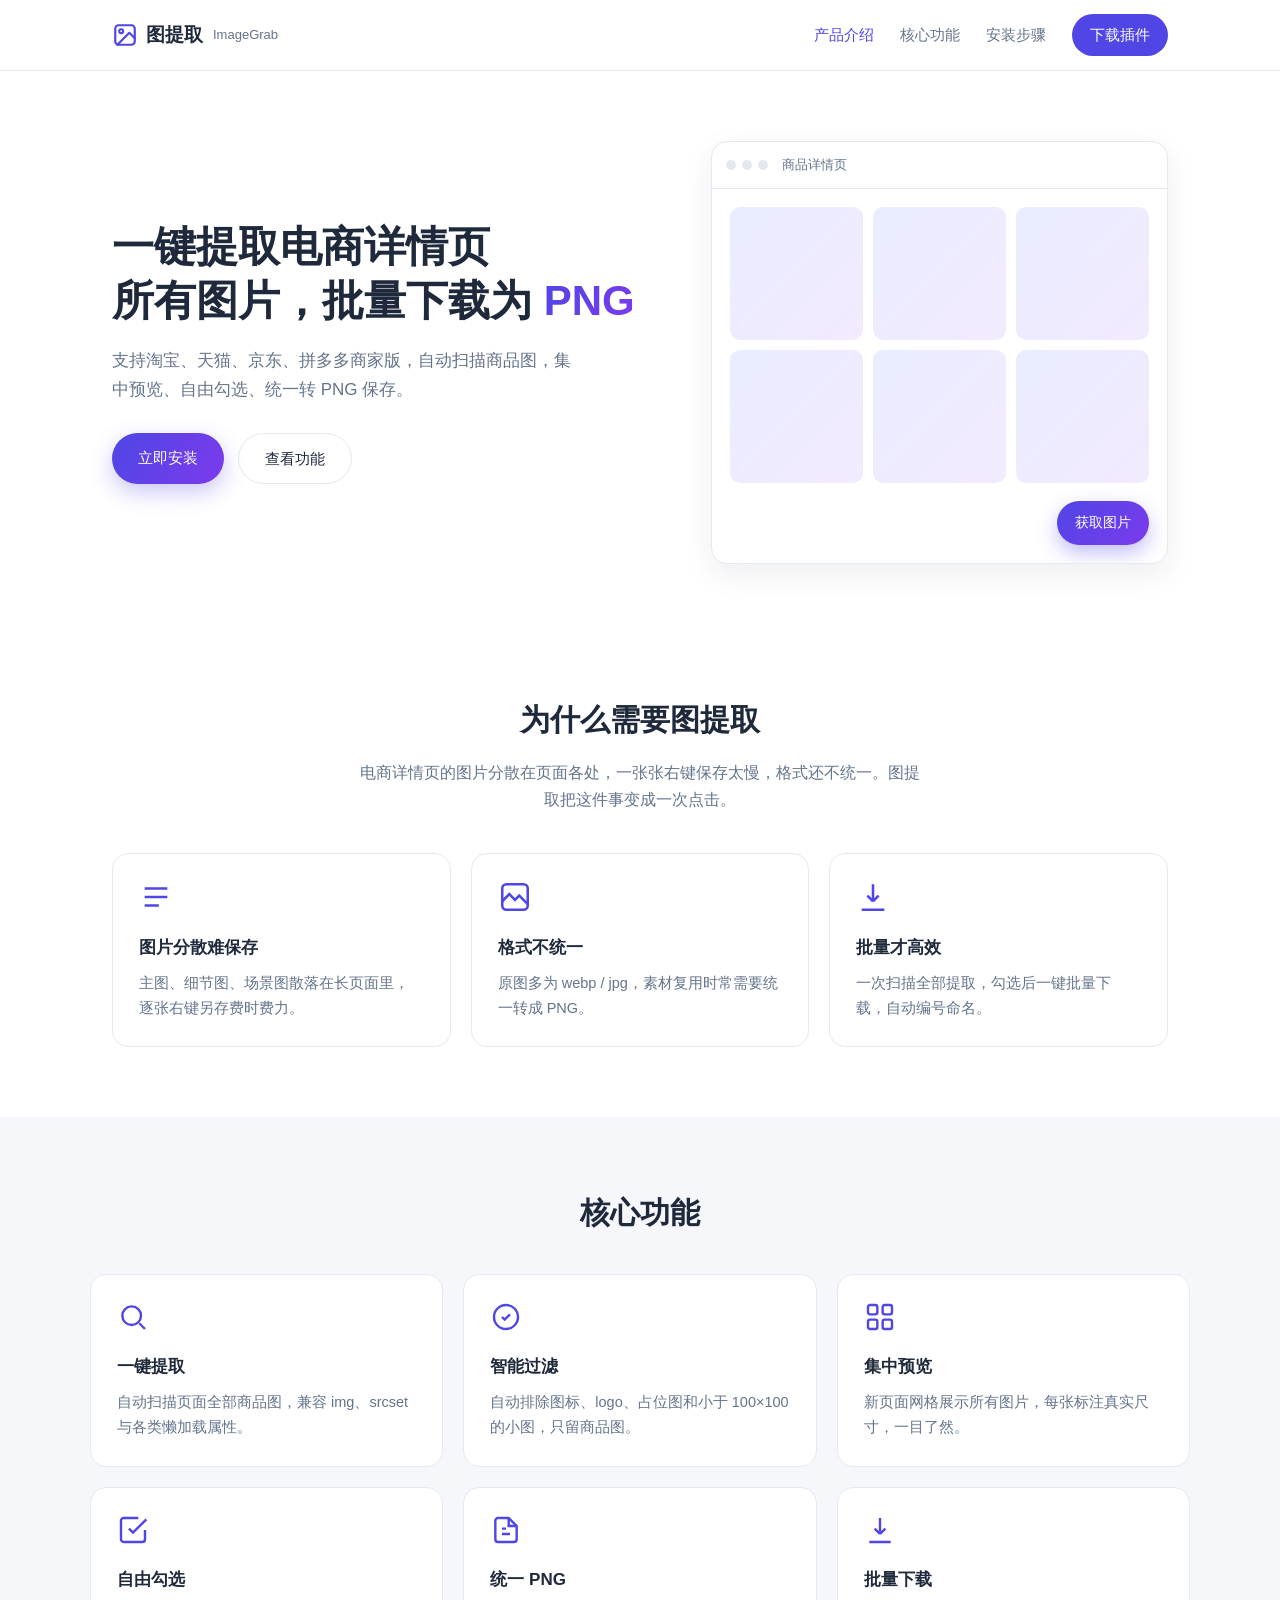
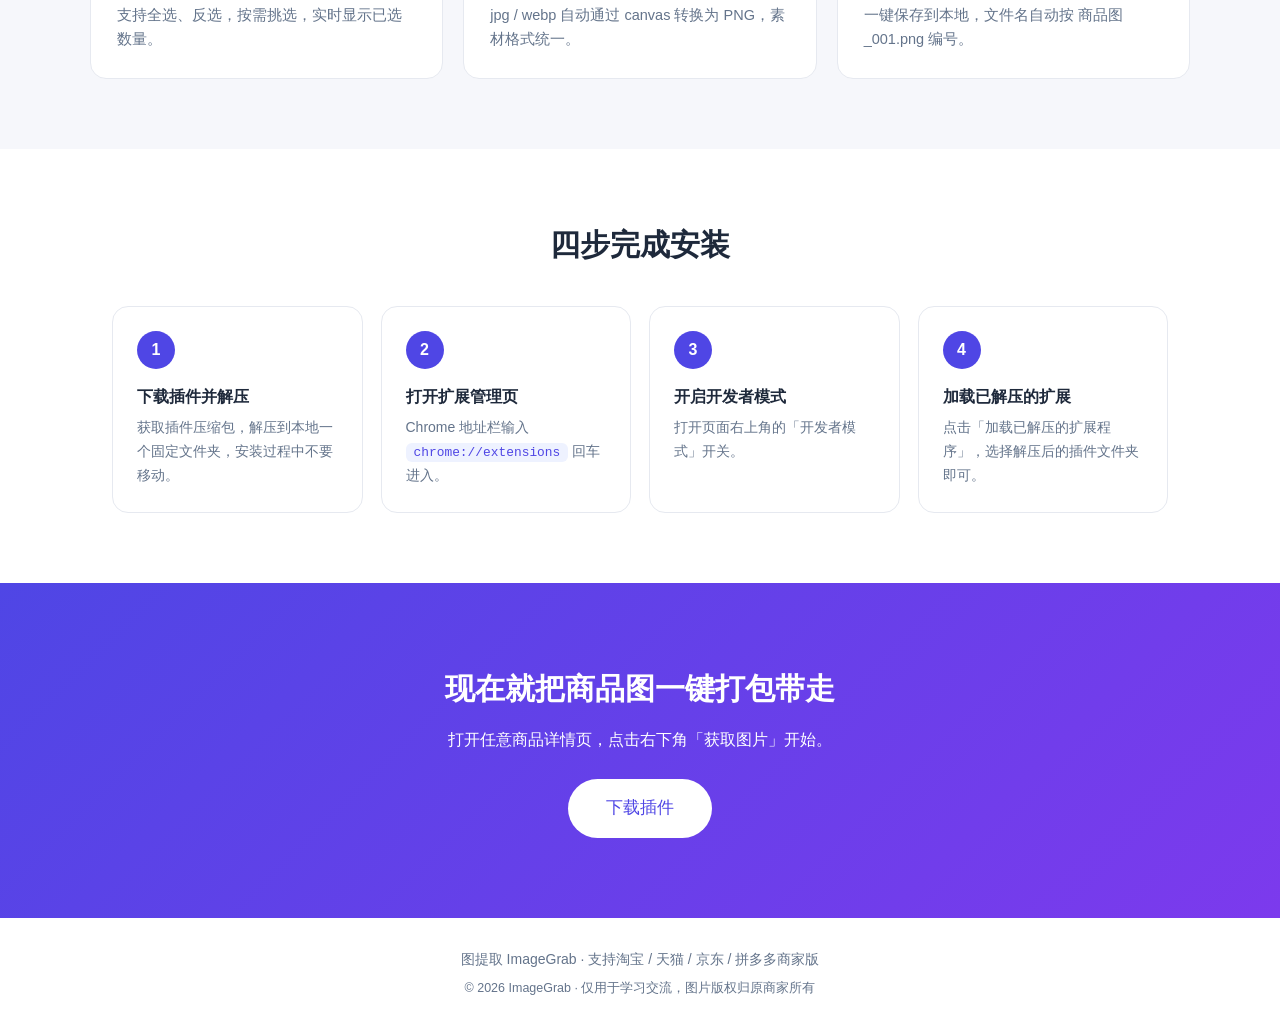
<file: docs/index.html>
<!DOCTYPE html>
<html lang="zh-CN">
<head>
<meta charset="UTF-8">
<meta name="viewport" content="width=device-width, initial-scale=1">
<title>图提取 ImageGrab - 电商图片一键批量下载插件</title>
<meta name="description" content="图提取 ImageGrab：一键提取淘宝、京东、拼多多商家版商品详情页所有图片，集中勾选，批量下载为 PNG。">
<link rel="icon" type="image/svg+xml" href="data:image/svg+xml,%3Csvg xmlns='http://www.w3.org/2000/svg' viewBox='0 0 64 64'%3E%3Crect width='64' height='64' rx='14' fill='%234f46e5'/%3E%3Crect x='14' y='14' width='36' height='36' rx='6' fill='none' stroke='white' stroke-width='3'/%3E%3Ccircle cx='24' cy='24' r='4' fill='white'/%3E%3Cpath d='M16 44l12-12 8 8 6-6 6 6' stroke='white' stroke-width='3' fill='none' stroke-linecap='round' stroke-linejoin='round'/%3E%3C/svg%3E">
<link rel="stylesheet" href="css/style.css">
</head>
<body>

<!-- ===== 顶部导航栏 ===== -->
<header class="nav" id="nav">
  <div class="nav-inner">
    <a class="brand" href="#top">
      <svg class="brand-icon" viewBox="0 0 24 24" fill="none" stroke="currentColor" stroke-width="2" stroke-linecap="round" stroke-linejoin="round">
        <rect x="3" y="3" width="18" height="18" rx="3"/><circle cx="8.5" cy="8.5" r="1.8"/><path d="M21 15l-5-5L5 21"/>
      </svg>
      <span>图提取</span><em>ImageGrab</em>
    </a>
    <nav class="nav-links" id="navLinks">
      <a href="#intro" data-spy="intro">产品介绍</a>
      <a href="#features" data-spy="features">核心功能</a>
      <a href="#install" data-spy="install">安装步骤</a>
      <a href="#download" class="nav-cta" data-spy="download">下载插件</a>
    </nav>
    <button class="hamburger" id="hamburger" aria-label="打开菜单">
      <span></span><span></span><span></span>
    </button>
  </div>
</header>

<main id="top">

  <!-- ===== Hero 首屏 ===== -->
  <section class="hero">
    <div class="hero-text reveal">
      <h1>一键提取电商详情页<br>所有图片，批量下载为 <span class="hl">PNG</span></h1>
      <p class="sub">支持淘宝、天猫、京东、拼多多商家版，自动扫描商品图，集中预览、自由勾选、统一转 PNG 保存。</p>
      <div class="hero-btns">
        <a href="#download" class="btn primary">立即安装</a>
        <a href="#features" class="btn ghost">查看功能</a>
      </div>
    </div>
    <!-- 纯 CSS/SVG 绘制的插件界面示意 -->
    <div class="hero-mock reveal" aria-hidden="true">
      <div class="mock-window">
        <div class="mock-bar"><i></i><i></i><i></i><span>商品详情页</span></div>
        <div class="mock-gallery">
          <div class="mock-cell"></div><div class="mock-cell"></div><div class="mock-cell"></div>
          <div class="mock-cell"></div><div class="mock-cell"></div><div class="mock-cell"></div>
        </div>
        <div class="mock-fab">获取图片</div>
      </div>
    </div>
  </section>

  <!-- ===== 产品介绍 ===== -->
  <section class="section" id="intro">
    <h2 class="sec-title reveal">为什么需要图提取</h2>
    <p class="sec-desc reveal">电商详情页的图片分散在页面各处，一张张右键保存太慢，格式还不统一。图提取把这件事变成一次点击。</p>
    <div class="intro-cards">
      <div class="intro-card reveal">
        <svg viewBox="0 0 24 24" fill="none" stroke="currentColor" stroke-width="1.8"><path d="M4 6h16M4 12h16M4 18h10"/></svg>
        <h3>图片分散难保存</h3>
        <p>主图、细节图、场景图散落在长页面里，逐张右键另存费时费力。</p>
      </div>
      <div class="intro-card reveal">
        <svg viewBox="0 0 24 24" fill="none" stroke="currentColor" stroke-width="1.8"><rect x="3" y="3" width="18" height="18" rx="3"/><path d="M3 15l5-5 4 4 3-3 6 6"/></svg>
        <h3>格式不统一</h3>
        <p>原图多为 webp / jpg，素材复用时常需要统一转成 PNG。</p>
      </div>
      <div class="intro-card reveal">
        <svg viewBox="0 0 24 24" fill="none" stroke="currentColor" stroke-width="1.8"><path d="M12 3v12m0 0l-4-4m4 4l4-4M4 21h16"/></svg>
        <h3>批量才高效</h3>
        <p>一次扫描全部提取，勾选后一键批量下载，自动编号命名。</p>
      </div>
    </div>
  </section>

  <!-- ===== 核心功能 ===== -->
  <section class="section alt" id="features">
    <h2 class="sec-title reveal">核心功能</h2>
    <div class="feature-grid">
      <div class="feature-card reveal">
        <svg viewBox="0 0 24 24" fill="none" stroke="currentColor" stroke-width="1.8"><circle cx="11" cy="11" r="7"/><path d="M21 21l-4.3-4.3"/></svg>
        <h3>一键提取</h3>
        <p>自动扫描页面全部商品图，兼容 img、srcset 与各类懒加载属性。</p>
      </div>
      <div class="feature-card reveal">
        <svg viewBox="0 0 24 24" fill="none" stroke="currentColor" stroke-width="1.8"><path d="M9 12l2 2 4-4"/><circle cx="12" cy="12" r="9"/></svg>
        <h3>智能过滤</h3>
        <p>自动排除图标、logo、占位图和小于 100×100 的小图，只留商品图。</p>
      </div>
      <div class="feature-card reveal">
        <svg viewBox="0 0 24 24" fill="none" stroke="currentColor" stroke-width="1.8"><rect x="3" y="3" width="7" height="7" rx="1.5"/><rect x="14" y="3" width="7" height="7" rx="1.5"/><rect x="3" y="14" width="7" height="7" rx="1.5"/><rect x="14" y="14" width="7" height="7" rx="1.5"/></svg>
        <h3>集中预览</h3>
        <p>新页面网格展示所有图片，每张标注真实尺寸，一目了然。</p>
      </div>
      <div class="feature-card reveal">
        <svg viewBox="0 0 24 24" fill="none" stroke="currentColor" stroke-width="1.8"><path d="M9 11l3 3L22 4"/><path d="M21 12v7a2 2 0 01-2 2H5a2 2 0 01-2-2V5a2 2 0 012-2h11"/></svg>
        <h3>自由勾选</h3>
        <p>支持全选、反选，按需挑选，实时显示已选数量。</p>
      </div>
      <div class="feature-card reveal">
        <svg viewBox="0 0 24 24" fill="none" stroke="currentColor" stroke-width="1.8"><path d="M14 3H6a2 2 0 00-2 2v14a2 2 0 002 2h12a2 2 0 002-2V9z"/><path d="M14 3v6h6M9 15h6M9 11h3"/></svg>
        <h3>统一 PNG</h3>
        <p>jpg / webp 自动通过 canvas 转换为 PNG，素材格式统一。</p>
      </div>
      <div class="feature-card reveal">
        <svg viewBox="0 0 24 24" fill="none" stroke="currentColor" stroke-width="1.8"><path d="M12 3v12m0 0l-4-4m4 4l4-4M4 21h16"/></svg>
        <h3>批量下载</h3>
        <p>一键保存到本地，文件名自动按 商品图_001.png 编号。</p>
      </div>
    </div>
  </section>

  <!-- ===== 安装步骤 ===== -->
  <section class="section" id="install">
    <h2 class="sec-title reveal">四步完成安装</h2>
    <div class="steps">
      <div class="step reveal">
        <div class="step-no">1</div>
        <h3>下载插件并解压</h3>
        <p>获取插件压缩包，解压到本地一个固定文件夹，安装过程中不要移动。</p>
      </div>
      <div class="step reveal">
        <div class="step-no">2</div>
        <h3>打开扩展管理页</h3>
        <p>Chrome 地址栏输入 <code>chrome://extensions</code> 回车进入。</p>
      </div>
      <div class="step reveal">
        <div class="step-no">3</div>
        <h3>开启开发者模式</h3>
        <p>打开页面右上角的「开发者模式」开关。</p>
      </div>
      <div class="step reveal">
        <div class="step-no">4</div>
        <h3>加载已解压的扩展</h3>
        <p>点击「加载已解压的扩展程序」，选择解压后的插件文件夹即可。</p>
      </div>
    </div>
  </section>

  <!-- ===== 底部 CTA ===== -->
  <section class="cta" id="download">
    <h2 class="reveal">现在就把商品图一键打包带走</h2>
    <p class="reveal">打开任意商品详情页，点击右下角「获取图片」开始。</p>
    <a href="#install" class="btn primary lg reveal">下载插件</a>
  </section>
</main>

<footer class="footer">
  <p>图提取 ImageGrab · 支持淘宝 / 天猫 / 京东 / 拼多多商家版</p>
  <p class="muted">© 2026 ImageGrab · 仅用于学习交流，图片版权归原商家所有</p>
</footer>

<script src="js/main.js"></script>
</body>
</html>
</file>
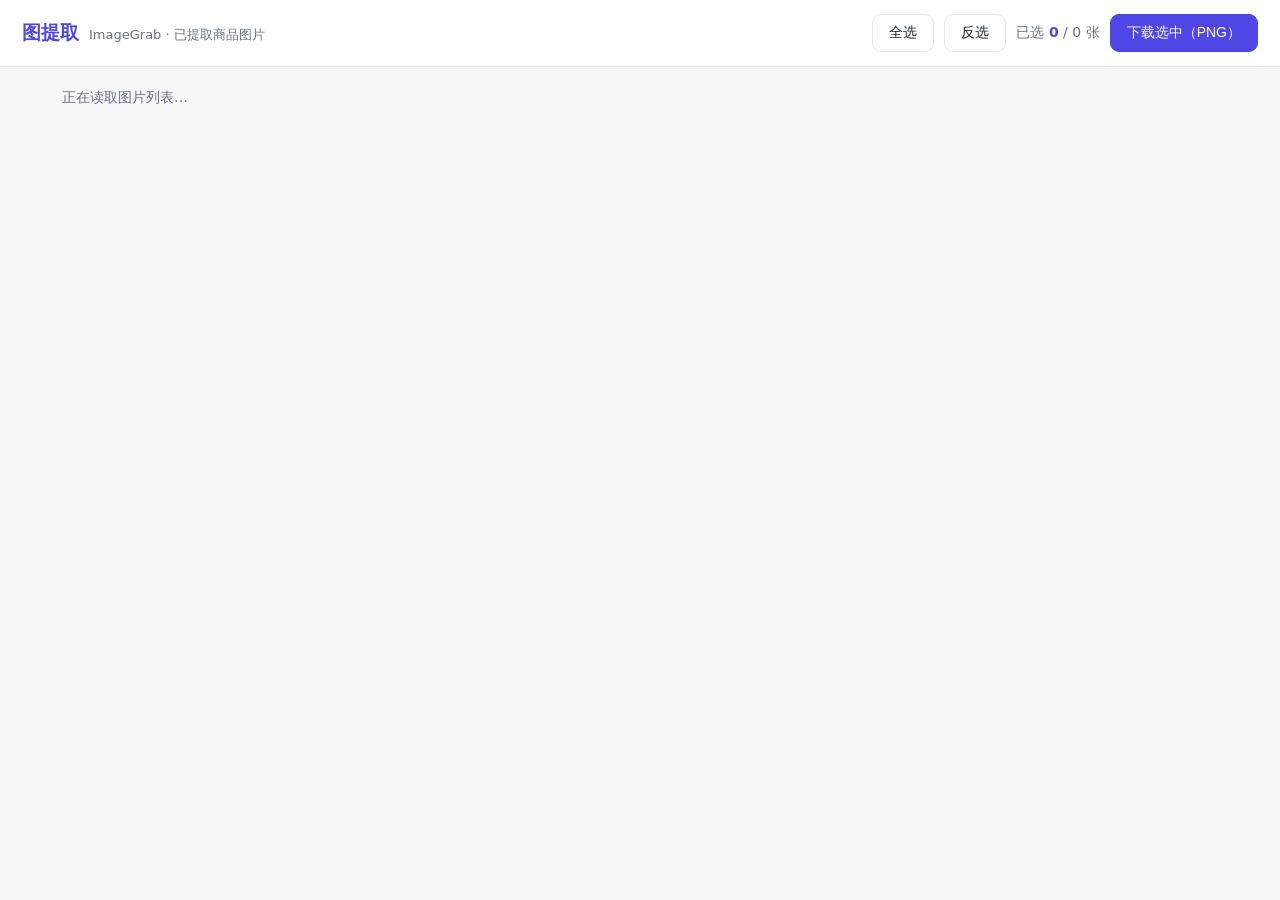
<file: gallery.html>
<!DOCTYPE html>
<html lang="zh-CN">
<head>
<meta charset="UTF-8">
<meta name="viewport" content="width=device-width, initial-scale=1">
<title>图提取 ImageGrab - 图片预览与下载</title>
<link rel="stylesheet" href="gallery.css">
</head>
<body>
  <header class="g-header">
    <div class="g-brand">
      <span class="g-logo">图提取</span>
      <span class="g-sub">ImageGrab · 已提取商品图片</span>
    </div>
    <div class="g-toolbar">
      <button class="g-btn" id="selectAll">全选</button>
      <button class="g-btn" id="invert">反选</button>
      <span class="g-count">已选 <b id="picked">0</b> / <span id="total">0</span> 张</span>
      <button class="g-btn primary" id="downloadBtn">下载选中（PNG）</button>
    </div>
  </header>

  <main class="g-main">
    <div class="g-status" id="status">正在读取图片列表…</div>
    <div class="g-grid" id="grid"></div>
  </main>

  <div class="g-toast" id="toast"></div>
  <script src="gallery.js"></script>
</body>
</html>
</file>
<file: docs/css/style.css>
/* ============================================================
 * 图提取 ImageGrab 官网样式
 * 主色调通过 :root 的 --primary 统一调整
 * ============================================================ */
:root{
  --primary:#4f46e5;
  --primary-2:#7c3aed;
  --primary-soft:#eef2ff;
  --ink:#1e293b;
  --soft:#64748b;
  --line:#e6e9f0;
  --bg:#ffffff;
  --bg-alt:#f6f7fb;
  --radius:16px;
  --shadow:0 10px 30px rgba(30,41,59,.08);
}
*{box-sizing:border-box;margin:0;padding:0}
html{scroll-behavior:smooth}
body{
  font-family:-apple-system,"PingFang SC","Microsoft YaHei",sans-serif;
  color:var(--ink);background:var(--bg);line-height:1.7;
}
a{text-decoration:none;color:inherit}
code{
  background:var(--primary-soft);color:var(--primary);
  padding:2px 8px;border-radius:6px;font-size:.92em;
}

/* ===== 导航 ===== */
.nav{
  position:sticky;top:0;z-index:50;
  background:rgba(255,255,255,.82);backdrop-filter:blur(12px);
  border-bottom:1px solid var(--line);
}
.nav-inner{
  max-width:1100px;margin:0 auto;padding:14px 22px;
  display:flex;align-items:center;justify-content:space-between;
}
.brand{display:flex;align-items:center;gap:8px;font-size:19px;font-weight:700}
.brand-icon{width:26px;height:26px;color:var(--primary)}
.brand em{font-style:normal;font-size:13px;color:var(--soft);font-weight:400;margin-left:2px}
.nav-links{display:flex;align-items:center;gap:26px;font-size:15px}
.nav-links a{color:var(--soft);transition:.15s}
.nav-links a:hover,.nav-links a.active{color:var(--primary)}
.nav-cta{
  background:var(--primary);color:#fff!important;padding:8px 18px;border-radius:999px;
}
.nav-cta:hover{background:var(--primary-2)}
.hamburger{display:none;flex-direction:column;gap:5px;background:none;border:none;cursor:pointer;padding:6px}
.hamburger span{width:22px;height:2px;background:var(--ink);border-radius:2px;transition:.2s}

/* ===== Hero ===== */
.hero{
  max-width:1100px;margin:0 auto;padding:70px 22px 60px;
  display:grid;grid-template-columns:1.1fr .9fr;gap:40px;align-items:center;
}
.hero h1{font-size:clamp(28px,4vw,42px);line-height:1.3;font-weight:800}
.hl{
  background:linear-gradient(120deg,var(--primary),var(--primary-2));
  -webkit-background-clip:text;background-clip:text;color:transparent;
}
.hero .sub{margin:18px 0 28px;color:var(--soft);font-size:17px;max-width:460px}
.hero-btns{display:flex;gap:14px;flex-wrap:wrap}
.btn{
  display:inline-block;padding:12px 26px;border-radius:999px;font-size:15px;transition:.18s;
}
.btn.primary{background:linear-gradient(120deg,var(--primary),var(--primary-2));color:#fff;box-shadow:0 8px 22px rgba(79,70,229,.3)}
.btn.primary:hover{transform:translateY(-2px)}
.btn.ghost{border:1px solid var(--line);color:var(--ink)}
.btn.ghost:hover{border-color:var(--primary);color:var(--primary)}
.btn.lg{padding:15px 38px;font-size:17px}

/* 插件界面示意 */
.mock-window{
  background:#fff;border:1px solid var(--line);border-radius:var(--radius);
  box-shadow:var(--shadow);overflow:hidden;
}
.mock-bar{display:flex;align-items:center;gap:6px;padding:12px 14px;border-bottom:1px solid var(--line)}
.mock-bar i{width:10px;height:10px;border-radius:50%;background:#e2e8f0}
.mock-bar span{margin-left:8px;font-size:13px;color:var(--soft)}
.mock-gallery{display:grid;grid-template-columns:repeat(3,1fr);gap:10px;padding:18px}
.mock-cell{aspect-ratio:1;border-radius:10px;background:linear-gradient(135deg,#e9edff,#f3eaff)}
.mock-fab{
  margin:0 18px 18px auto;width:fit-content;
  background:linear-gradient(135deg,var(--primary),var(--primary-2));color:#fff;
  padding:10px 18px;border-radius:999px;font-size:14px;box-shadow:0 8px 20px rgba(79,70,229,.35);
}

/* ===== 通用区块 ===== */
.section{max-width:1100px;margin:0 auto;padding:70px 22px}
.section.alt{max-width:none;background:var(--bg-alt)}
.section.alt > *{max-width:1100px;margin-left:auto;margin-right:auto}
.sec-title{font-size:clamp(22px,3vw,30px);font-weight:800;text-align:center}
.sec-desc{text-align:center;color:var(--soft);max-width:560px;margin:14px auto 40px}

/* 产品介绍 */
.intro-cards{display:grid;grid-template-columns:repeat(3,1fr);gap:20px;margin-top:36px}
.intro-card{
  background:#fff;border:1px solid var(--line);border-radius:var(--radius);padding:26px;
}
.intro-card svg{width:34px;height:34px;color:var(--primary);margin-bottom:12px}
.intro-card h3{font-size:17px;margin-bottom:8px}
.intro-card p{color:var(--soft);font-size:14.5px}

/* 核心功能 */
.feature-grid{display:grid;grid-template-columns:repeat(3,1fr);gap:20px;margin-top:36px}
.feature-card{
  background:#fff;border:1px solid var(--line);border-radius:var(--radius);padding:26px;
  transition:.2s;
}
.feature-card:hover{transform:translateY(-4px);box-shadow:var(--shadow)}
.feature-card svg{width:32px;height:32px;color:var(--primary);margin-bottom:12px}
.feature-card h3{font-size:17px;margin-bottom:8px}
.feature-card p{color:var(--soft);font-size:14.5px}

/* 安装步骤 */
.steps{display:grid;grid-template-columns:repeat(4,1fr);gap:18px;margin-top:36px}
.step{
  background:#fff;border:1px solid var(--line);border-radius:var(--radius);padding:24px;position:relative;
}
.step-no{
  width:38px;height:38px;border-radius:50%;background:var(--primary);color:#fff;
  display:flex;align-items:center;justify-content:center;font-weight:700;margin-bottom:14px;
}
.step h3{font-size:16px;margin-bottom:6px}
.step p{color:var(--soft);font-size:14px}

/* CTA */
.cta{
  text-align:center;padding:80px 22px;
  background:linear-gradient(135deg,var(--primary),var(--primary-2));color:#fff;
}
.cta h2{font-size:clamp(22px,3vw,30px);font-weight:800}
.cta p{margin:12px 0 26px;opacity:.9}
.cta .btn.primary{background:#fff;color:var(--primary);box-shadow:none}

/* 页脚 */
.footer{text-align:center;padding:30px 22px;color:var(--soft);font-size:14px}
.footer .muted{font-size:12.5px;margin-top:6px}

/* ===== 滚动淡入动画 ===== */
.reveal{opacity:0;transform:translateY(18px);transition:opacity .6s ease,transform .6s ease}
.reveal.in{opacity:1;transform:none}

/* ===== 响应式 ===== */
@media (max-width:1023px){
  .hero{grid-template-columns:1fr;padding-top:44px}
  .feature-grid,.intro-cards{grid-template-columns:repeat(2,1fr)}
  .steps{grid-template-columns:repeat(2,1fr)}
}
@media (max-width:767px){
  .nav-links{
    position:absolute;top:100%;left:0;right:0;background:#fff;
    flex-direction:column;gap:0;padding:10px 0;border-bottom:1px solid var(--line);
    display:none;
  }
  .nav-links.open{display:flex}
  .nav-links a{padding:12px 22px;width:100%}
  .hamburger{display:flex}
  .feature-grid,.intro-cards,.steps{grid-template-columns:1fr}
  .mock-gallery{grid-template-columns:repeat(3,1fr)}
}
</file>
<file: gallery.css>
/* 图提取 ImageGrab - 画廊页样式 */
:root{
  --primary:#4f46e5;
  --primary-soft:#eef2ff;
  --ink:#1f2937;
  --soft:#6b7280;
  --line:#e5e7eb;
  --bg:#f6f7f9;
}
*{box-sizing:border-box;margin:0;padding:0}
body{
  background:var(--bg);color:var(--ink);
  font-family:"Microsoft YaHei","PingFang SC",system-ui,sans-serif;
  min-height:100vh;
}
.g-header{
  position:sticky;top:0;z-index:10;
  background:rgba(255,255,255,.92);backdrop-filter:blur(8px);
  border-bottom:1px solid var(--line);
  padding:14px 22px;display:flex;justify-content:space-between;align-items:center;flex-wrap:wrap;gap:12px;
}
.g-brand{display:flex;align-items:baseline;gap:10px}
.g-logo{font-size:19px;font-weight:700;color:var(--primary)}
.g-sub{font-size:13px;color:var(--soft)}
.g-toolbar{display:flex;align-items:center;gap:10px;flex-wrap:wrap}
.g-btn{
  padding:9px 16px;border:1px solid var(--line);background:#fff;border-radius:9px;
  font-size:14px;cursor:pointer;color:var(--ink);transition:.15s;
}
.g-btn:hover{border-color:var(--primary);color:var(--primary)}
.g-btn.primary{background:var(--primary);color:#fff;border-color:var(--primary)}
.g-btn.primary:hover{background:#4338ca;color:#fff}
.g-btn:disabled{opacity:.5;cursor:not-allowed}
.g-count{font-size:14px;color:var(--soft)}
.g-count b{color:var(--primary)}
.g-main{max-width:1200px;margin:0 auto;padding:22px}
.g-status{font-size:14px;color:var(--soft);margin-bottom:16px}
.g-grid{
  display:grid;grid-template-columns:repeat(auto-fill,minmax(180px,1fr));gap:14px;
}
.card{
  background:#fff;border:1px solid var(--line);border-radius:12px;overflow:hidden;
  display:flex;flex-direction:column;transition:.15s;
}
.card.picked{border-color:var(--primary);box-shadow:0 0 0 2px var(--primary-soft)}
.card .thumb{
  height:150px;display:flex;align-items:center;justify-content:center;background:#f0f1f4;overflow:hidden;
}
.card .thumb img{max-width:100%;max-height:100%;object-fit:contain}
.card .meta{padding:10px 12px;display:flex;align-items:center;gap:8px;font-size:12px;color:var(--soft)}
.card .meta input{accent-color:var(--primary);width:16px;height:16px;cursor:pointer}
.card .meta .dim{margin-left:auto}
.g-toast{
  position:fixed;left:50%;bottom:30px;transform:translateX(-50%);
  background:#1f2937;color:#fff;padding:10px 18px;border-radius:10px;font-size:14px;
  opacity:0;transition:.2s;pointer-events:none;z-index:99;
}
.g-toast.show{opacity:1}
@media (max-width:600px){
  .g-grid{grid-template-columns:repeat(2,1fr)}
  .g-header{padding:12px 14px}
}
</file>
